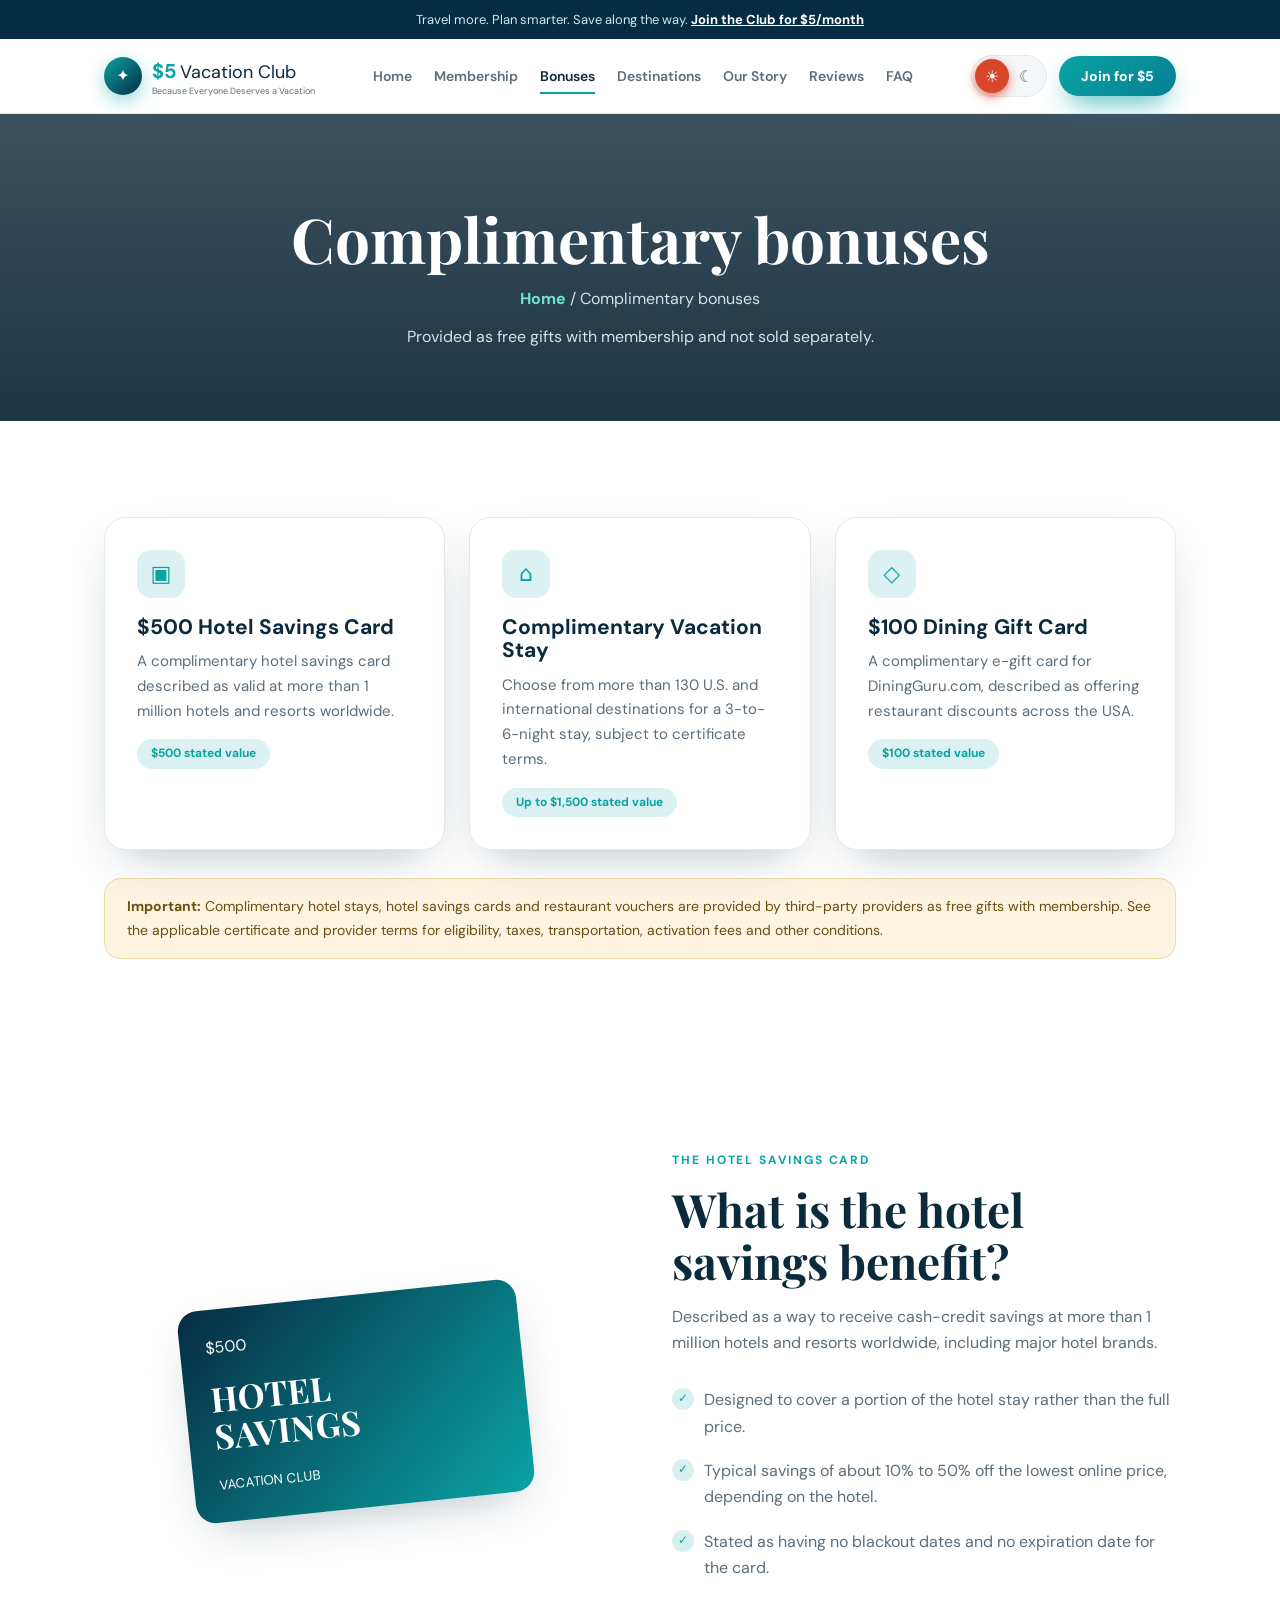
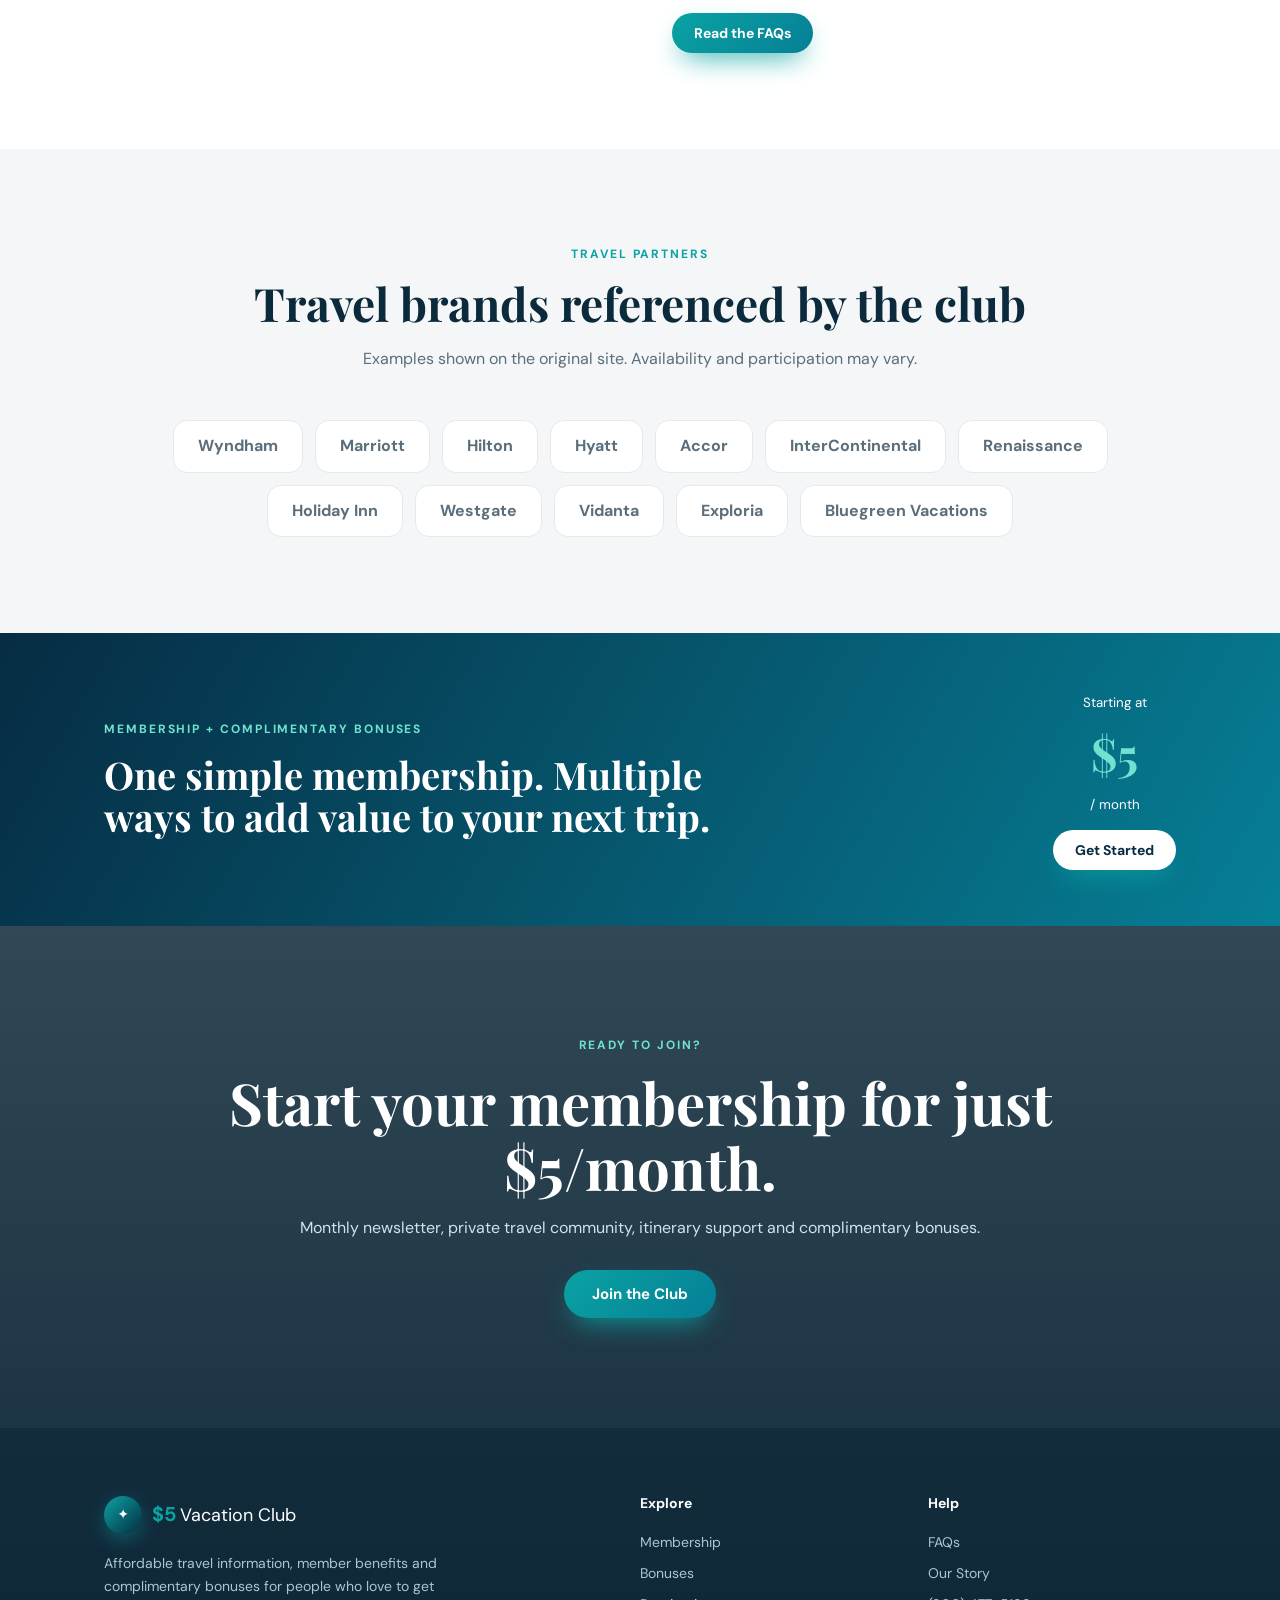
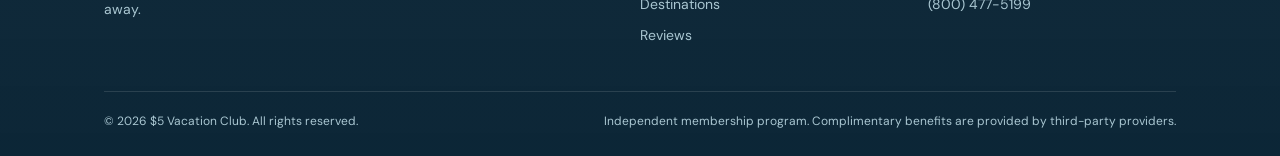
<file: vacation-club/bonuses.html>
<!doctype html><html lang="en"><head><meta charset="utf-8"><meta name="viewport" content="width=device-width,initial-scale=1"><title>Bonuses | $5 Vacation Club</title><meta name="description" content="Travel info, member deals, a private community and complimentary bonuses for $5 per month."><link rel="preconnect" href="https://fonts.googleapis.com"><link href="https://fonts.googleapis.com/css2?family=DM+Sans:wght@400;500;700&family=Playfair+Display:wght@600;700&display=swap" rel="stylesheet"><link rel="stylesheet" href="css/style.css"></head><body>
<div class="top">Travel more. Plan smarter. Save along the way. <a href="#" class="join">Join the Club for $5/month</a></div>
<header><div class="wrap nav"><a href="index.html" class="logo"><i>✦</i><div><b>$5</b> <span>Vacation Club</span><small>Because Everyone Deserves a Vacation</small></div></a><nav><a href="index.html">Home</a><a href="membership.html">Membership</a><a href="bonuses.html">Bonuses</a><a href="destinations.html">Destinations</a><a href="story.html">Our Story</a><a href="reviews.html">Reviews</a><a href="faq.html">FAQ</a></nav>
<div class="act"><button class="tg" aria-label="Toggle light and dark mode"><span>☀</span><span>☾</span></button><a href="#" class="btn sm join">Join for $5</a><button class="burger" aria-label="Menu">☰</button></div></div></header>
<section class="ph"><div class="wrap"><h1>Complimentary bonuses</h1><p><a href="index.html">Home</a> / Complimentary bonuses</p><p>Provided as free gifts with membership and not sold separately.</p></div></section><section class="sec"><div class="wrap c"><div class="grid g3" style="text-align:left"><div class="card rv"><div class="ic">▣</div><h3>$500 Hotel Savings Card</h3><p>A complimentary hotel savings card described as valid at more than 1 million hotels and resorts worldwide.</p><span class="tag">$500 stated value</span></div><div class="card rv"><div class="ic">⌂</div><h3>Complimentary Vacation Stay</h3><p>Choose from more than 130 U.S. and international destinations for a 3-to-6-night stay, subject to certificate terms.</p><span class="tag">Up to $1,500 stated value</span></div><div class="card rv"><div class="ic">◇</div><h3>$100 Dining Gift Card</h3><p>A complimentary e-gift card for DiningGuru.com, described as offering restaurant discounts across the USA.</p><span class="tag">$100 stated value</span></div></div><div class="note"><b>Important:</b> Complimentary hotel stays, hotel savings cards and restaurant vouchers are provided by third-party providers as free gifts with membership. See the applicable certificate and provider terms for eligibility, taxes, transportation, activation fees and other conditions.</div></div></section><section class="sec"><div class="wrap"><div class="grid split"><div class="rv"><div style="max-width:340px;margin:auto;aspect-ratio:1.6;border-radius:20px;background:linear-gradient(135deg,var(--navy),var(--teal));color:#fff;padding:26px;transform:rotate(-6deg);box-shadow:var(--sh);text-align:left;display:flex;flex-direction:column;justify-content:space-between"><span>$500</span><b style="font:700 34px Playfair Display,serif;line-height:1.1">HOTEL<br>SAVINGS</b><small>VACATION CLUB</small></div></div><div class="rv" style="text-align:left"><div class="eye">The hotel savings card</div><h2>What is the hotel savings benefit?</h2><p style="color:var(--mut)">Described as a way to receive cash-credit savings at more than 1 million hotels and resorts worldwide, including major hotel brands.</p><ul class="ck"><li>Designed to cover a portion of the hotel stay rather than the full price.</li><li>Typical savings of about 10% to 50% off the lowest online price, depending on the hotel.</li><li>Stated as having no blackout dates and no expiration date for the card.</li></ul><a href="faq.html" class="btn sm">Read the FAQs</a></div></div></div></section><section class="sec alt"><div class="wrap c"><div class="eye">Travel partners</div><h2>Travel brands referenced by the club</h2><p class="sub">Examples shown on the original site. Availability and participation may vary.</p><div class="chips"><span>Wyndham</span><span>Marriott</span><span>Hilton</span><span>Hyatt</span><span>Accor</span><span>InterContinental</span><span>Renaissance</span><span>Holiday Inn</span><span>Westgate</span><span>Vidanta</span><span>Exploria</span><span>Bluegreen Vacations</span></div></div></section><div class="band"><div class="wrap"><div><div class="eye" style="color:var(--mint)">Membership + complimentary bonuses</div><h2>One simple membership. Multiple ways to add value to your next trip.</h2></div><div class="c"><small>Starting at</small><br><b>$5</b><br><small>/ month</small><br><a href="#" class="btn w sm join" style="margin-top:12px">Get Started</a></div></div></div><section class="cta"><div class="wrap"><div class="eye" style="color:var(--mint)">Ready to join?</div><h2>Start your membership for just $5/month.</h2><p>Monthly newsletter, private travel community, itinerary support and complimentary bonuses.</p><a href="#" class="btn join">Join the Club</a></div></section>
<footer><div class="wrap"><div class="fg"><div><a href="index.html" class="logo"><i>✦</i><div><b>$5</b> <span>Vacation Club</span></div></a><p style="margin-top:14px;max-width:340px">Affordable travel information, member benefits and complimentary bonuses for people who love to get away.</p></div>
<div><h4>Explore</h4><a href="membership.html">Membership</a><a href="bonuses.html">Bonuses</a><a href="destinations.html">Destinations</a><a href="reviews.html">Reviews</a></div><div><h4>Help</h4><a href="faq.html">FAQs</a><a href="story.html">Our Story</a><a href="tel:8004775199">(800) 477-5199</a></div></div>
<div class="fb"><span>© 2026 $5 Vacation Club. All rights reserved.</span><span>Independent membership program. Complimentary benefits are provided by third-party providers.</span></div></div></footer><script src="js/main.js"></script></body></html>
</file>
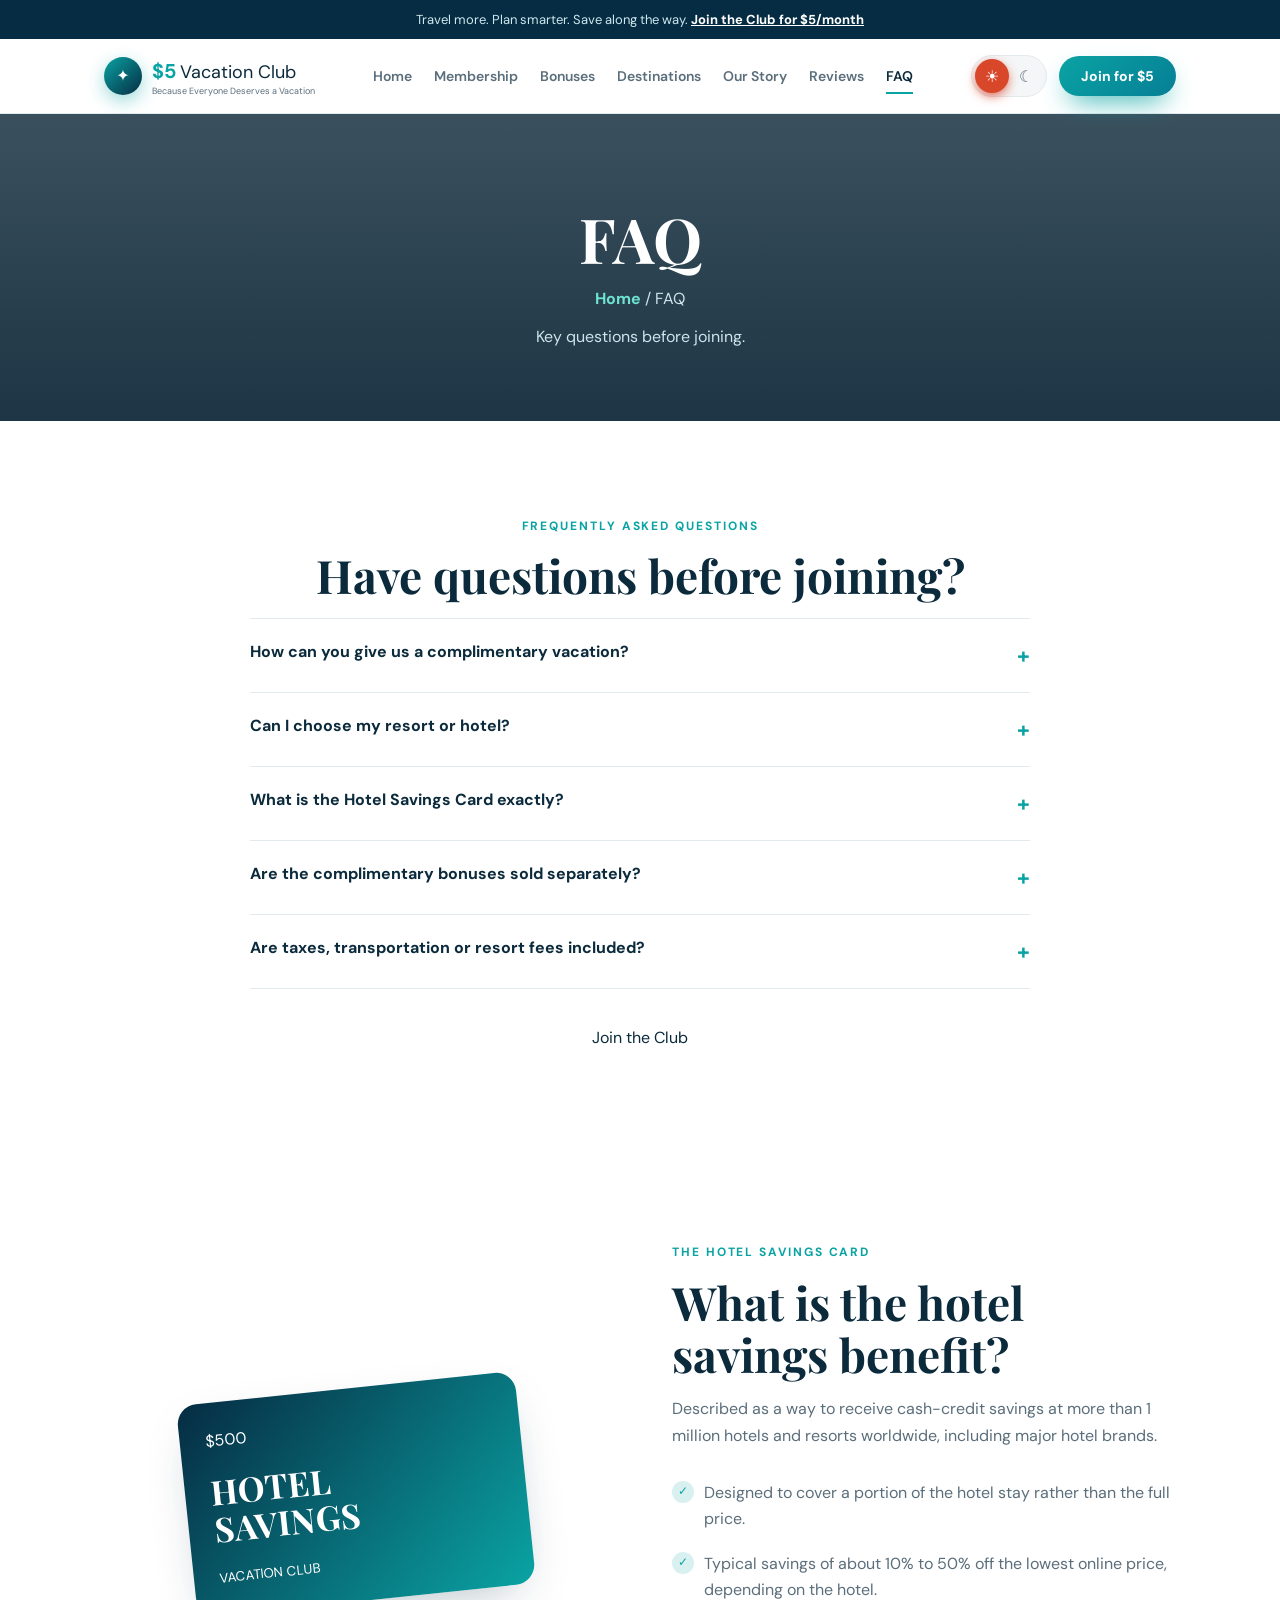
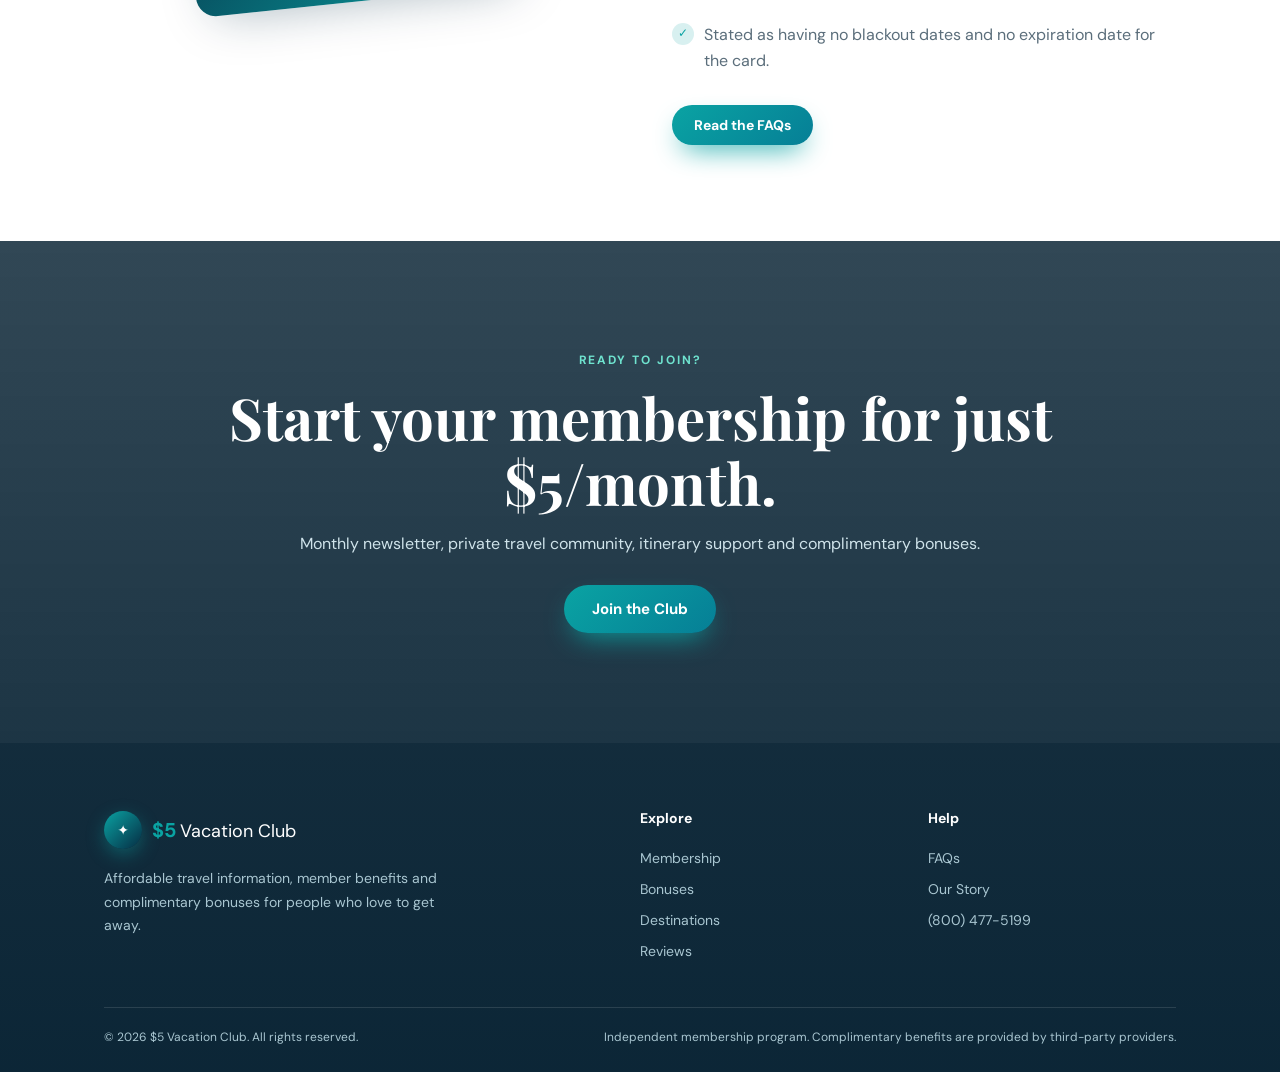
<file: vacation-club/faq.html>
<!doctype html><html lang="en"><head><meta charset="utf-8"><meta name="viewport" content="width=device-width,initial-scale=1"><title>FAQ | $5 Vacation Club</title><meta name="description" content="Travel info, member deals, a private community and complimentary bonuses for $5 per month."><link rel="preconnect" href="https://fonts.googleapis.com"><link href="https://fonts.googleapis.com/css2?family=DM+Sans:wght@400;500;700&family=Playfair+Display:wght@600;700&display=swap" rel="stylesheet"><link rel="stylesheet" href="css/style.css"></head><body>
<div class="top">Travel more. Plan smarter. Save along the way. <a href="#" class="join">Join the Club for $5/month</a></div>
<header><div class="wrap nav"><a href="index.html" class="logo"><i>✦</i><div><b>$5</b> <span>Vacation Club</span><small>Because Everyone Deserves a Vacation</small></div></a><nav><a href="index.html">Home</a><a href="membership.html">Membership</a><a href="bonuses.html">Bonuses</a><a href="destinations.html">Destinations</a><a href="story.html">Our Story</a><a href="reviews.html">Reviews</a><a href="faq.html">FAQ</a></nav>
<div class="act"><button class="tg" aria-label="Toggle light and dark mode"><span>☀</span><span>☾</span></button><a href="#" class="btn sm join">Join for $5</a><button class="burger" aria-label="Menu">☰</button></div></div></header>
<section class="ph"><div class="wrap"><h1>FAQ</h1><p><a href="index.html">Home</a> / FAQ</p><p>Key questions before joining.</p></div></section><section class="sec"><div class="wrap c"><div style="max-width:780px;margin:auto"><div class="eye">Frequently asked questions</div><h2>Have questions before joining?</h2><div class="faq" style="text-align:left"><button>How can you give us a complimentary vacation?</button><div><p>Travel partners work with hotels and resorts to help fill rooms that might otherwise go empty, and members receive access to complimentary-stay opportunities subject to program terms.</p></div><button>Can I choose my resort or hotel?</button><div><p>Destination and property availability depend on the applicable complimentary-stay program and its certificate terms.</p></div><button>What is the Hotel Savings Card exactly?</button><div><p>A savings benefit that can be used toward eligible hotel stays. Confirm exact redemption rules in the current certificate.</p></div><button>Are the complimentary bonuses sold separately?</button><div><p>No. The complimentary hotel stay, hotel savings card and dining vouchers are provided as free gifts with membership and are not sold separately.</p></div><button>Are taxes, transportation or resort fees included?</button><div><p>Transportation, taxes and resort fees, if any, are not included. Review the current certificate for full terms.</p></div></div><p style="margin-top:36px"><a href="#" class="join" class="btn sm">Join the Club</a></p></div></div></section><section class="sec"><div class="wrap"><div class="grid split"><div class="rv"><div style="max-width:340px;margin:auto;aspect-ratio:1.6;border-radius:20px;background:linear-gradient(135deg,var(--navy),var(--teal));color:#fff;padding:26px;transform:rotate(-6deg);box-shadow:var(--sh);text-align:left;display:flex;flex-direction:column;justify-content:space-between"><span>$500</span><b style="font:700 34px Playfair Display,serif;line-height:1.1">HOTEL<br>SAVINGS</b><small>VACATION CLUB</small></div></div><div class="rv" style="text-align:left"><div class="eye">The hotel savings card</div><h2>What is the hotel savings benefit?</h2><p style="color:var(--mut)">Described as a way to receive cash-credit savings at more than 1 million hotels and resorts worldwide, including major hotel brands.</p><ul class="ck"><li>Designed to cover a portion of the hotel stay rather than the full price.</li><li>Typical savings of about 10% to 50% off the lowest online price, depending on the hotel.</li><li>Stated as having no blackout dates and no expiration date for the card.</li></ul><a href="faq.html" class="btn sm">Read the FAQs</a></div></div></div></section><section class="cta"><div class="wrap"><div class="eye" style="color:var(--mint)">Ready to join?</div><h2>Start your membership for just $5/month.</h2><p>Monthly newsletter, private travel community, itinerary support and complimentary bonuses.</p><a href="#" class="btn join">Join the Club</a></div></section>
<footer><div class="wrap"><div class="fg"><div><a href="index.html" class="logo"><i>✦</i><div><b>$5</b> <span>Vacation Club</span></div></a><p style="margin-top:14px;max-width:340px">Affordable travel information, member benefits and complimentary bonuses for people who love to get away.</p></div>
<div><h4>Explore</h4><a href="membership.html">Membership</a><a href="bonuses.html">Bonuses</a><a href="destinations.html">Destinations</a><a href="reviews.html">Reviews</a></div><div><h4>Help</h4><a href="faq.html">FAQs</a><a href="story.html">Our Story</a><a href="tel:8004775199">(800) 477-5199</a></div></div>
<div class="fb"><span>© 2026 $5 Vacation Club. All rights reserved.</span><span>Independent membership program. Complimentary benefits are provided by third-party providers.</span></div></div></footer><script src="js/main.js"></script></body></html>
</file>
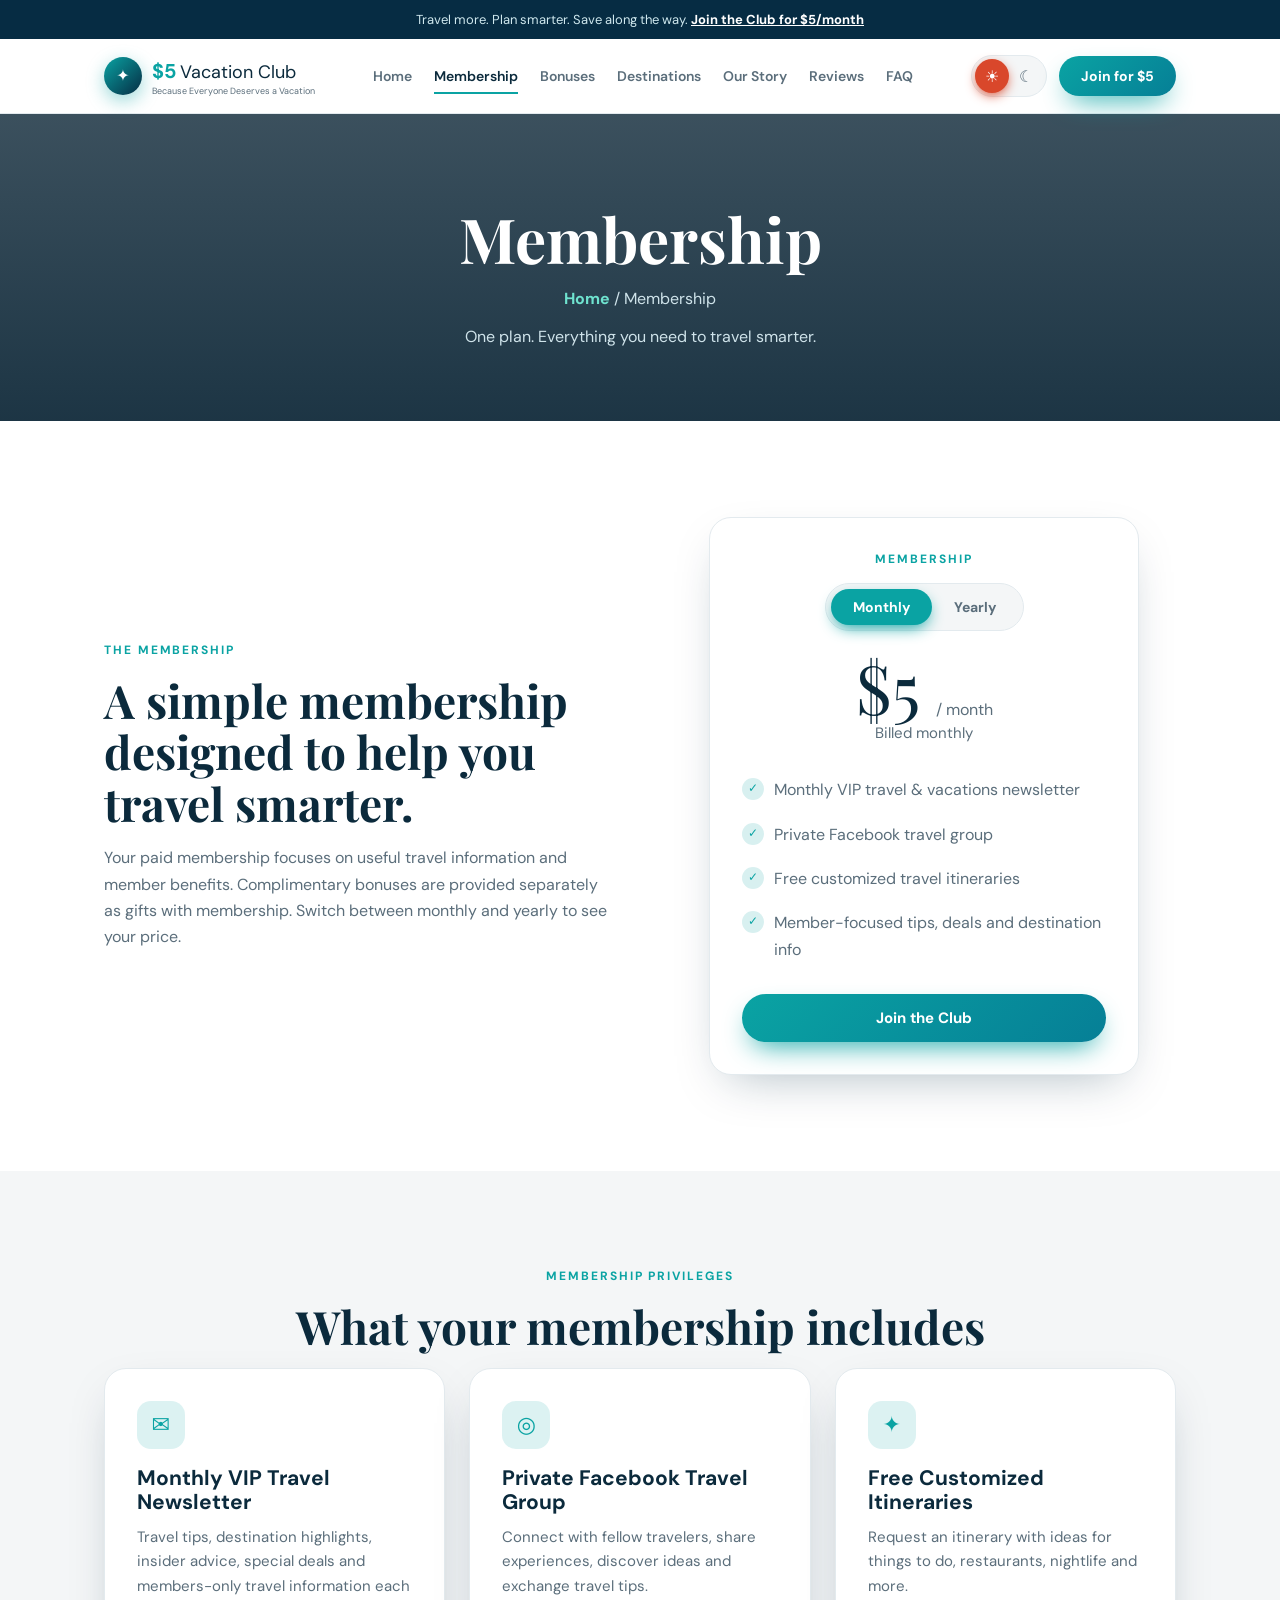
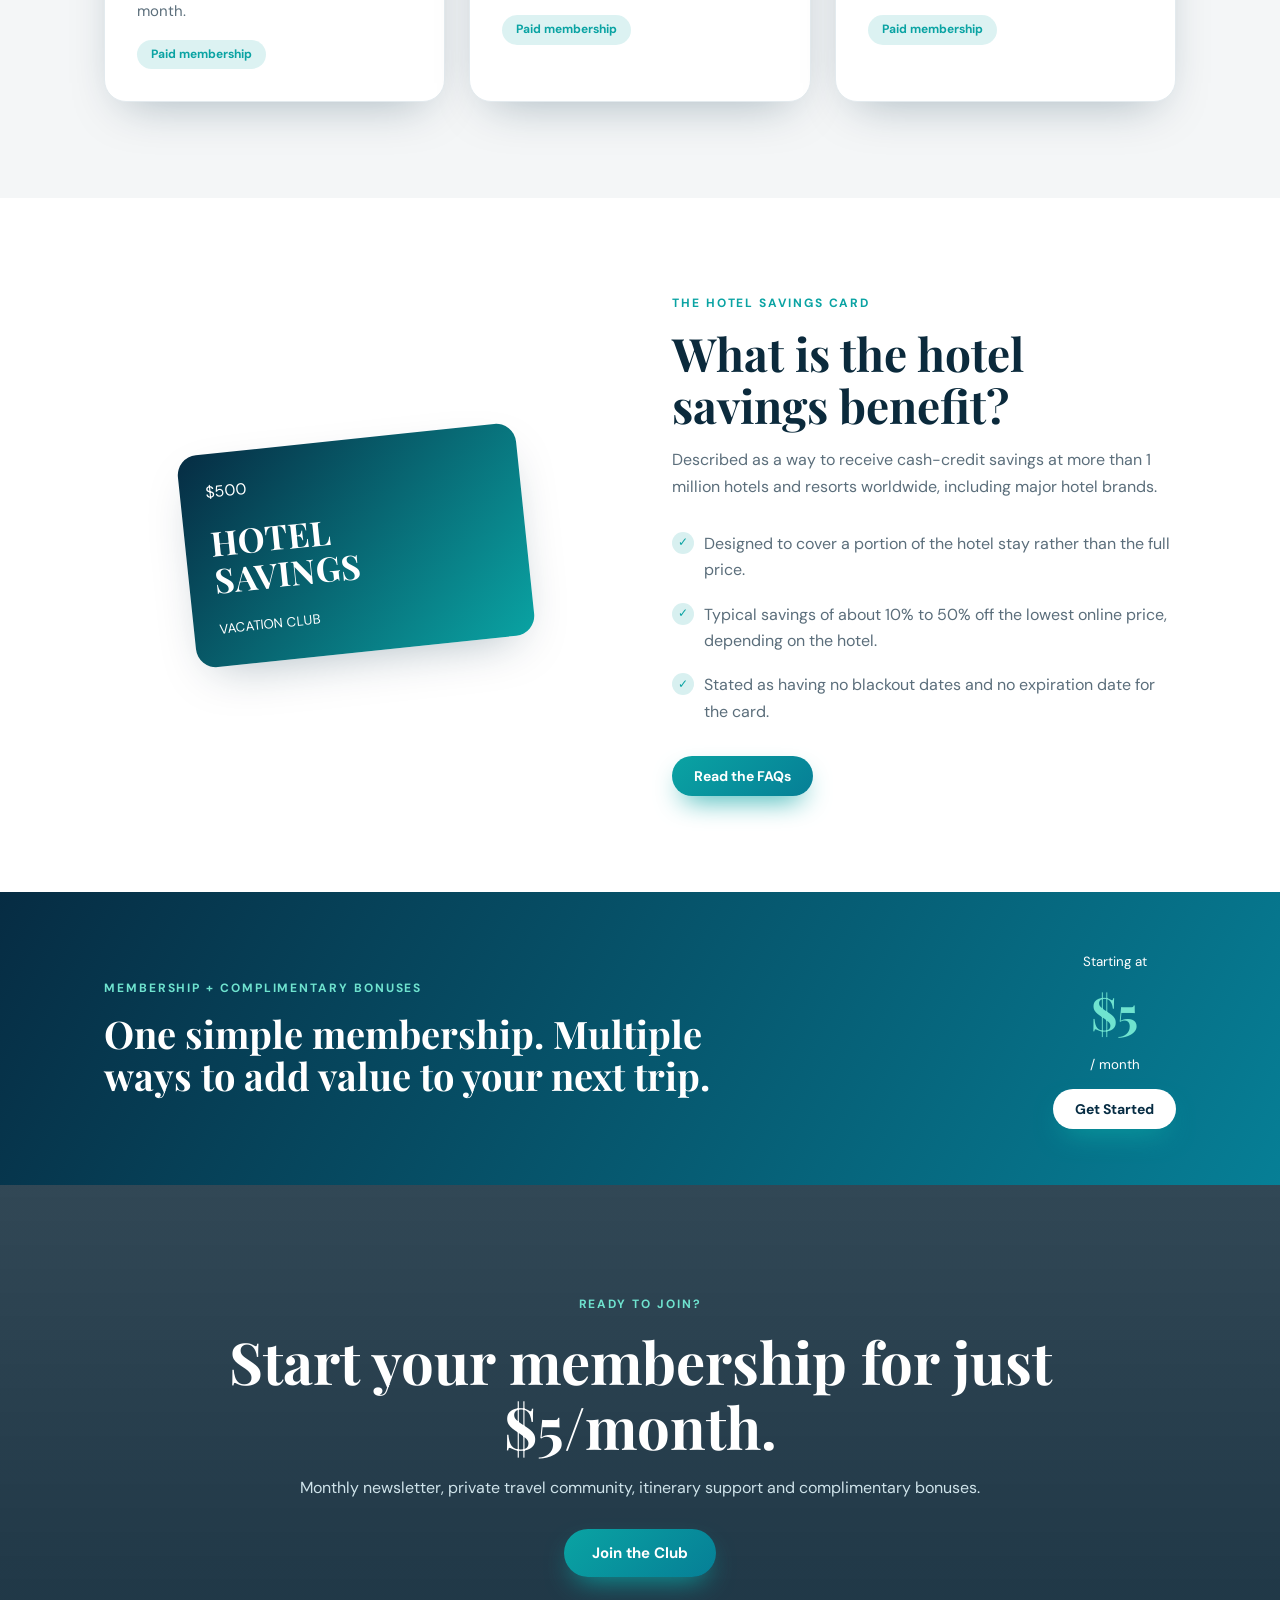
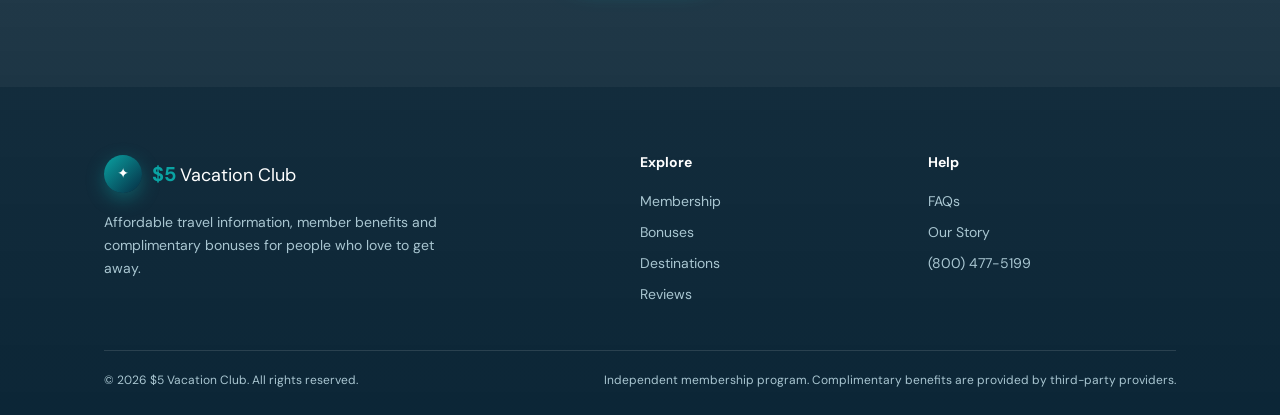
<file: vacation-club/membership.html>
<!doctype html><html lang="en"><head><meta charset="utf-8"><meta name="viewport" content="width=device-width,initial-scale=1"><title>Membership | $5 Vacation Club</title><meta name="description" content="Travel info, member deals, a private community and complimentary bonuses for $5 per month."><link rel="preconnect" href="https://fonts.googleapis.com"><link href="https://fonts.googleapis.com/css2?family=DM+Sans:wght@400;500;700&family=Playfair+Display:wght@600;700&display=swap" rel="stylesheet"><link rel="stylesheet" href="css/style.css"></head><body>
<div class="top">Travel more. Plan smarter. Save along the way. <a href="#" class="join">Join the Club for $5/month</a></div>
<header><div class="wrap nav"><a href="index.html" class="logo"><i>✦</i><div><b>$5</b> <span>Vacation Club</span><small>Because Everyone Deserves a Vacation</small></div></a><nav><a href="index.html">Home</a><a href="membership.html">Membership</a><a href="bonuses.html">Bonuses</a><a href="destinations.html">Destinations</a><a href="story.html">Our Story</a><a href="reviews.html">Reviews</a><a href="faq.html">FAQ</a></nav>
<div class="act"><button class="tg" aria-label="Toggle light and dark mode"><span>☀</span><span>☾</span></button><a href="#" class="btn sm join">Join for $5</a><button class="burger" aria-label="Menu">☰</button></div></div></header>
<section class="ph"><div class="wrap"><h1>Membership</h1><p><a href="index.html">Home</a> / Membership</p><p>One plan. Everything you need to travel smarter.</p></div></section><section class="sec"><div class="wrap"><div class="grid split" style="text-align:left"><div class="rv"><div class="eye">The membership</div><h2>A simple membership designed to help you travel smarter.</h2><p style="color:var(--mut)">Your paid membership focuses on useful travel information and member benefits. Complimentary bonuses are provided separately as gifts with membership. Switch between monthly and yearly to see your price.</p></div><div class="card price rv c" data-plan="m"><div class="eye">Membership</div><div class="sw"><button class="on" data-b="m">Monthly</button><button data-b="y">Yearly</button></div><div class="amt">$5 <small>/ month</small></div><p class="bn">Billed monthly</p><ul class="ck" style="text-align:left"><li>Monthly VIP travel &amp; vacations newsletter</li><li>Private Facebook travel group</li><li>Free customized travel itineraries</li><li>Member-focused tips, deals and destination info</li></ul><a href="#" class="btn join" style="width:100%;justify-content:center">Join the Club</a></div></div></div></section><section class="sec alt"><div class="wrap c"><div class="eye">Membership privileges</div><h2>What your membership includes</h2><div class="grid g3" style="text-align:left"><div class="card rv"><div class="ic">✉</div><h3>Monthly VIP Travel Newsletter</h3><p>Travel tips, destination highlights, insider advice, special deals and members-only travel information each month.</p><span class="tag">Paid membership</span></div><div class="card rv"><div class="ic">◎</div><h3>Private Facebook Travel Group</h3><p>Connect with fellow travelers, share experiences, discover ideas and exchange travel tips.</p><span class="tag">Paid membership</span></div><div class="card rv"><div class="ic">✦</div><h3>Free Customized Itineraries</h3><p>Request an itinerary with ideas for things to do, restaurants, nightlife and more.</p><span class="tag">Paid membership</span></div></div></div></section><section class="sec"><div class="wrap"><div class="grid split"><div class="rv"><div style="max-width:340px;margin:auto;aspect-ratio:1.6;border-radius:20px;background:linear-gradient(135deg,var(--navy),var(--teal));color:#fff;padding:26px;transform:rotate(-6deg);box-shadow:var(--sh);text-align:left;display:flex;flex-direction:column;justify-content:space-between"><span>$500</span><b style="font:700 34px Playfair Display,serif;line-height:1.1">HOTEL<br>SAVINGS</b><small>VACATION CLUB</small></div></div><div class="rv" style="text-align:left"><div class="eye">The hotel savings card</div><h2>What is the hotel savings benefit?</h2><p style="color:var(--mut)">Described as a way to receive cash-credit savings at more than 1 million hotels and resorts worldwide, including major hotel brands.</p><ul class="ck"><li>Designed to cover a portion of the hotel stay rather than the full price.</li><li>Typical savings of about 10% to 50% off the lowest online price, depending on the hotel.</li><li>Stated as having no blackout dates and no expiration date for the card.</li></ul><a href="faq.html" class="btn sm">Read the FAQs</a></div></div></div></section><div class="band"><div class="wrap"><div><div class="eye" style="color:var(--mint)">Membership + complimentary bonuses</div><h2>One simple membership. Multiple ways to add value to your next trip.</h2></div><div class="c"><small>Starting at</small><br><b>$5</b><br><small>/ month</small><br><a href="#" class="btn w sm join" style="margin-top:12px">Get Started</a></div></div></div><section class="cta"><div class="wrap"><div class="eye" style="color:var(--mint)">Ready to join?</div><h2>Start your membership for just $5/month.</h2><p>Monthly newsletter, private travel community, itinerary support and complimentary bonuses.</p><a href="#" class="btn join">Join the Club</a></div></section>
<footer><div class="wrap"><div class="fg"><div><a href="index.html" class="logo"><i>✦</i><div><b>$5</b> <span>Vacation Club</span></div></a><p style="margin-top:14px;max-width:340px">Affordable travel information, member benefits and complimentary bonuses for people who love to get away.</p></div>
<div><h4>Explore</h4><a href="membership.html">Membership</a><a href="bonuses.html">Bonuses</a><a href="destinations.html">Destinations</a><a href="reviews.html">Reviews</a></div><div><h4>Help</h4><a href="faq.html">FAQs</a><a href="story.html">Our Story</a><a href="tel:8004775199">(800) 477-5199</a></div></div>
<div class="fb"><span>© 2026 $5 Vacation Club. All rights reserved.</span><span>Independent membership program. Complimentary benefits are provided by third-party providers.</span></div></div></footer><script src="js/main.js"></script></body></html>
</file>
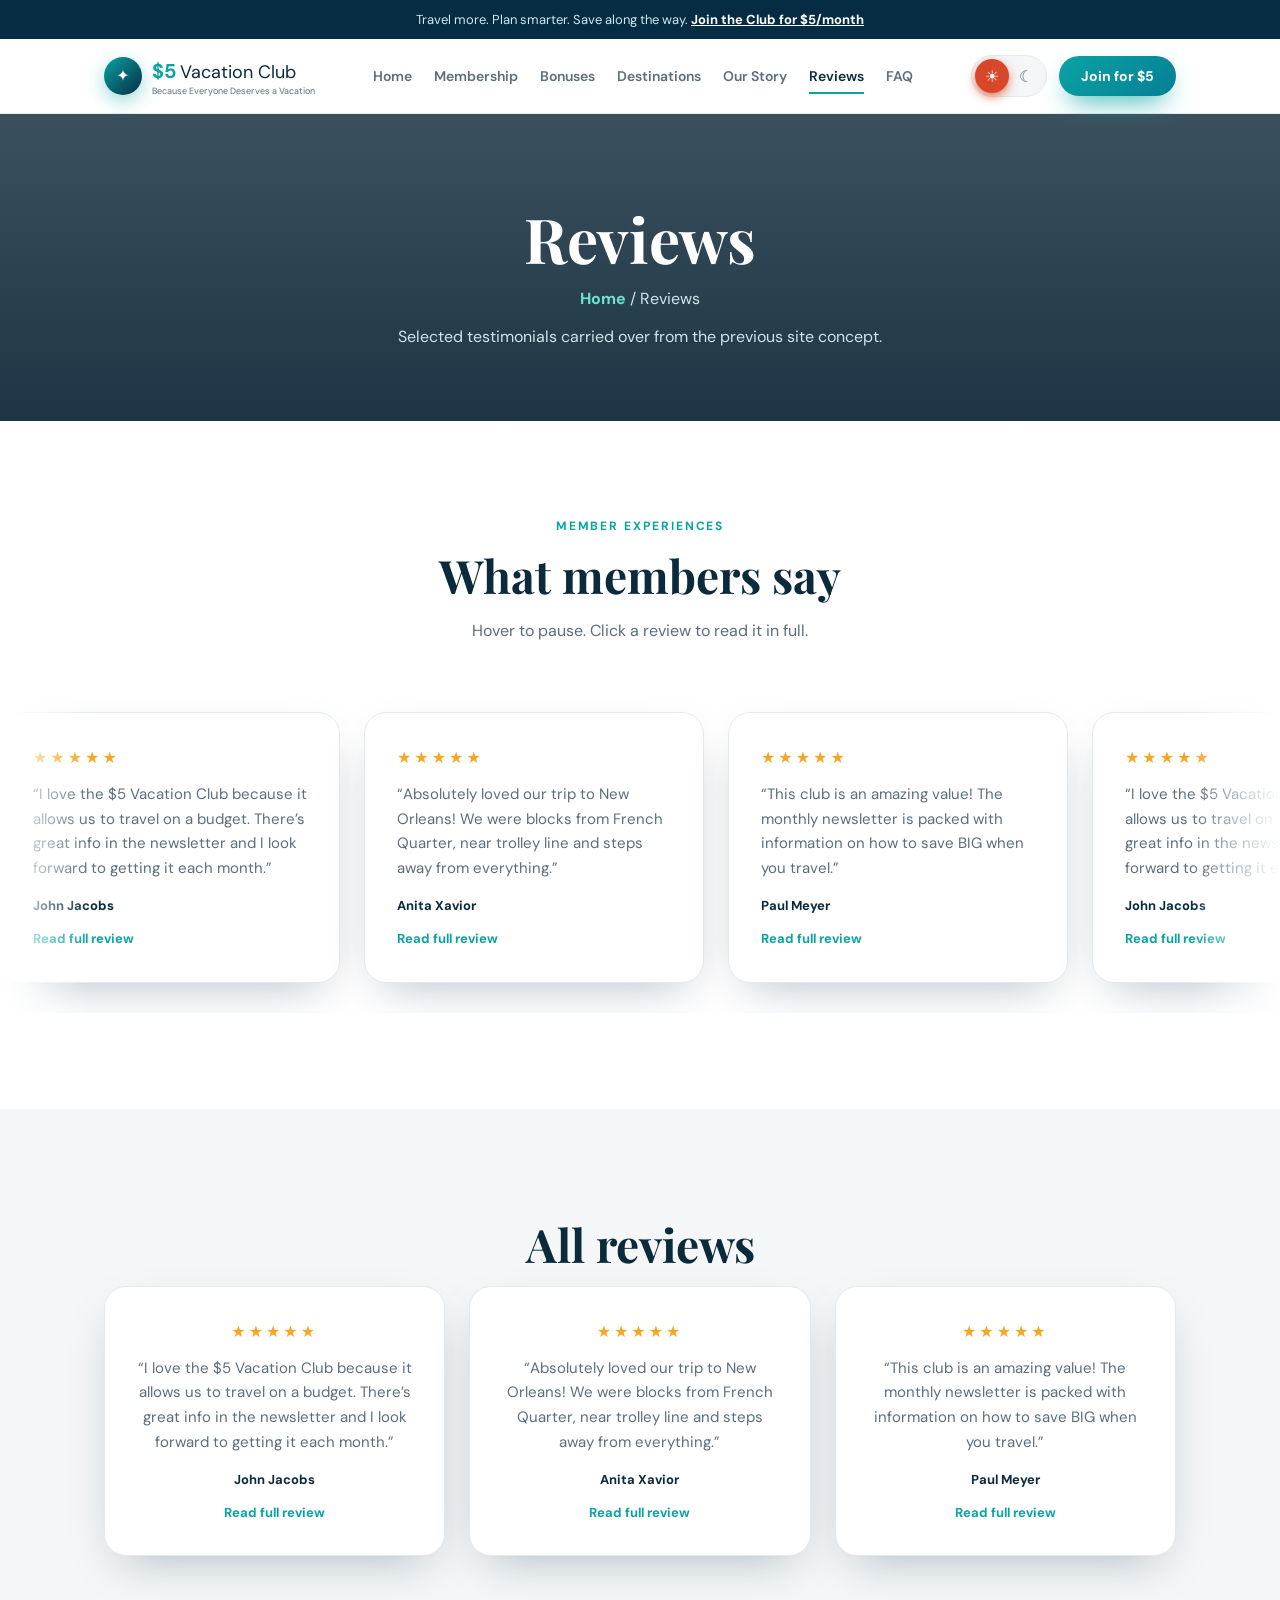
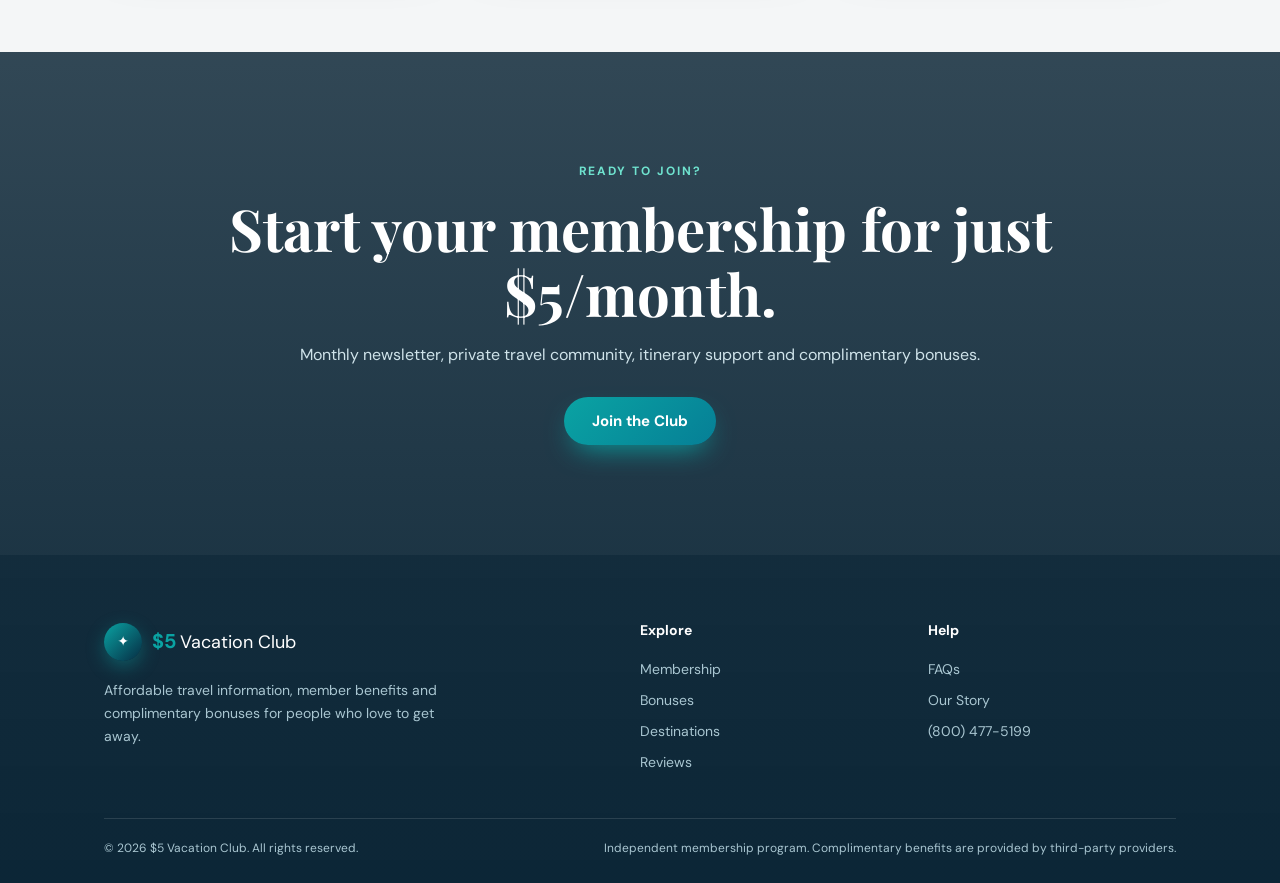
<file: vacation-club/reviews.html>
<!doctype html><html lang="en"><head><meta charset="utf-8"><meta name="viewport" content="width=device-width,initial-scale=1"><title>Reviews | $5 Vacation Club</title><meta name="description" content="Travel info, member deals, a private community and complimentary bonuses for $5 per month."><link rel="preconnect" href="https://fonts.googleapis.com"><link href="https://fonts.googleapis.com/css2?family=DM+Sans:wght@400;500;700&family=Playfair+Display:wght@600;700&display=swap" rel="stylesheet"><link rel="stylesheet" href="css/style.css"></head><body>
<div class="top">Travel more. Plan smarter. Save along the way. <a href="#" class="join">Join the Club for $5/month</a></div>
<header><div class="wrap nav"><a href="index.html" class="logo"><i>✦</i><div><b>$5</b> <span>Vacation Club</span><small>Because Everyone Deserves a Vacation</small></div></a><nav><a href="index.html">Home</a><a href="membership.html">Membership</a><a href="bonuses.html">Bonuses</a><a href="destinations.html">Destinations</a><a href="story.html">Our Story</a><a href="reviews.html">Reviews</a><a href="faq.html">FAQ</a></nav>
<div class="act"><button class="tg" aria-label="Toggle light and dark mode"><span>☀</span><span>☾</span></button><a href="#" class="btn sm join">Join for $5</a><button class="burger" aria-label="Menu">☰</button></div></div></header>
<section class="ph"><div class="wrap"><h1>Reviews</h1><p><a href="index.html">Home</a> / Reviews</p><p>Selected testimonials carried over from the previous site concept.</p></div></section><section class="sec"><div class="wrap c"><div class="eye">Member experiences</div><h2>What members say</h2><p class="sub">Hover to pause. Click a review to read it in full.</p></div><div style="max-width:100%"><div class="mq"><div class="rt"><div class="card rc pp" tabindex="0" role="button"><div class="stars">★★★★★</div><p>“I love the $5 Vacation Club because it allows us to travel on a budget. There’s great info in the newsletter and I look forward to getting it each month.”</p><cite>John Jacobs</cite><span class="more">Read full review</span><template><div class="stars">★★★★★</div><h3>John Jacobs</h3><p style="font-size:18px;line-height:1.7">“I love the $5 Vacation Club because it allows us to travel on a budget. There’s great info in the newsletter and I look forward to getting it each month.”</p><p style="font-size:13px;margin-top:12px">Selected member testimonial.</p><a href="#" class="btn join">Join the Club</a></template></div><div class="card rc pp" tabindex="0" role="button"><div class="stars">★★★★★</div><p>“Absolutely loved our trip to New Orleans! We were blocks from French Quarter, near trolley line and steps away from everything.”</p><cite>Anita Xavior</cite><span class="more">Read full review</span><template><div class="stars">★★★★★</div><h3>Anita Xavior</h3><p style="font-size:18px;line-height:1.7">“Absolutely loved our trip to New Orleans! We were blocks from French Quarter, near trolley line and steps away from everything.”</p><p style="font-size:13px;margin-top:12px">Selected member testimonial.</p><a href="#" class="btn join">Join the Club</a></template></div><div class="card rc pp" tabindex="0" role="button"><div class="stars">★★★★★</div><p>“This club is an amazing value! The monthly newsletter is packed with information on how to save BIG when you travel.”</p><cite>Paul Meyer</cite><span class="more">Read full review</span><template><div class="stars">★★★★★</div><h3>Paul Meyer</h3><p style="font-size:18px;line-height:1.7">“This club is an amazing value! The monthly newsletter is packed with information on how to save BIG when you travel.”</p><p style="font-size:13px;margin-top:12px">Selected member testimonial.</p><a href="#" class="btn join">Join the Club</a></template></div><div class="card rc pp" tabindex="0" role="button"><div class="stars">★★★★★</div><p>“I love the $5 Vacation Club because it allows us to travel on a budget. There’s great info in the newsletter and I look forward to getting it each month.”</p><cite>John Jacobs</cite><span class="more">Read full review</span><template><div class="stars">★★★★★</div><h3>John Jacobs</h3><p style="font-size:18px;line-height:1.7">“I love the $5 Vacation Club because it allows us to travel on a budget. There’s great info in the newsletter and I look forward to getting it each month.”</p><p style="font-size:13px;margin-top:12px">Selected member testimonial.</p><a href="#" class="btn join">Join the Club</a></template></div><div class="card rc pp" tabindex="0" role="button"><div class="stars">★★★★★</div><p>“Absolutely loved our trip to New Orleans! We were blocks from French Quarter, near trolley line and steps away from everything.”</p><cite>Anita Xavior</cite><span class="more">Read full review</span><template><div class="stars">★★★★★</div><h3>Anita Xavior</h3><p style="font-size:18px;line-height:1.7">“Absolutely loved our trip to New Orleans! We were blocks from French Quarter, near trolley line and steps away from everything.”</p><p style="font-size:13px;margin-top:12px">Selected member testimonial.</p><a href="#" class="btn join">Join the Club</a></template></div><div class="card rc pp" tabindex="0" role="button"><div class="stars">★★★★★</div><p>“This club is an amazing value! The monthly newsletter is packed with information on how to save BIG when you travel.”</p><cite>Paul Meyer</cite><span class="more">Read full review</span><template><div class="stars">★★★★★</div><h3>Paul Meyer</h3><p style="font-size:18px;line-height:1.7">“This club is an amazing value! The monthly newsletter is packed with information on how to save BIG when you travel.”</p><p style="font-size:13px;margin-top:12px">Selected member testimonial.</p><a href="#" class="btn join">Join the Club</a></template></div><div class="card rc pp" tabindex="0" role="button"><div class="stars">★★★★★</div><p>“I love the $5 Vacation Club because it allows us to travel on a budget. There’s great info in the newsletter and I look forward to getting it each month.”</p><cite>John Jacobs</cite><span class="more">Read full review</span><template><div class="stars">★★★★★</div><h3>John Jacobs</h3><p style="font-size:18px;line-height:1.7">“I love the $5 Vacation Club because it allows us to travel on a budget. There’s great info in the newsletter and I look forward to getting it each month.”</p><p style="font-size:13px;margin-top:12px">Selected member testimonial.</p><a href="#" class="btn join">Join the Club</a></template></div><div class="card rc pp" tabindex="0" role="button"><div class="stars">★★★★★</div><p>“Absolutely loved our trip to New Orleans! We were blocks from French Quarter, near trolley line and steps away from everything.”</p><cite>Anita Xavior</cite><span class="more">Read full review</span><template><div class="stars">★★★★★</div><h3>Anita Xavior</h3><p style="font-size:18px;line-height:1.7">“Absolutely loved our trip to New Orleans! We were blocks from French Quarter, near trolley line and steps away from everything.”</p><p style="font-size:13px;margin-top:12px">Selected member testimonial.</p><a href="#" class="btn join">Join the Club</a></template></div><div class="card rc pp" tabindex="0" role="button"><div class="stars">★★★★★</div><p>“This club is an amazing value! The monthly newsletter is packed with information on how to save BIG when you travel.”</p><cite>Paul Meyer</cite><span class="more">Read full review</span><template><div class="stars">★★★★★</div><h3>Paul Meyer</h3><p style="font-size:18px;line-height:1.7">“This club is an amazing value! The monthly newsletter is packed with information on how to save BIG when you travel.”</p><p style="font-size:13px;margin-top:12px">Selected member testimonial.</p><a href="#" class="btn join">Join the Club</a></template></div><div class="card rc pp" tabindex="0" role="button"><div class="stars">★★★★★</div><p>“I love the $5 Vacation Club because it allows us to travel on a budget. There’s great info in the newsletter and I look forward to getting it each month.”</p><cite>John Jacobs</cite><span class="more">Read full review</span><template><div class="stars">★★★★★</div><h3>John Jacobs</h3><p style="font-size:18px;line-height:1.7">“I love the $5 Vacation Club because it allows us to travel on a budget. There’s great info in the newsletter and I look forward to getting it each month.”</p><p style="font-size:13px;margin-top:12px">Selected member testimonial.</p><a href="#" class="btn join">Join the Club</a></template></div><div class="card rc pp" tabindex="0" role="button"><div class="stars">★★★★★</div><p>“Absolutely loved our trip to New Orleans! We were blocks from French Quarter, near trolley line and steps away from everything.”</p><cite>Anita Xavior</cite><span class="more">Read full review</span><template><div class="stars">★★★★★</div><h3>Anita Xavior</h3><p style="font-size:18px;line-height:1.7">“Absolutely loved our trip to New Orleans! We were blocks from French Quarter, near trolley line and steps away from everything.”</p><p style="font-size:13px;margin-top:12px">Selected member testimonial.</p><a href="#" class="btn join">Join the Club</a></template></div><div class="card rc pp" tabindex="0" role="button"><div class="stars">★★★★★</div><p>“This club is an amazing value! The monthly newsletter is packed with information on how to save BIG when you travel.”</p><cite>Paul Meyer</cite><span class="more">Read full review</span><template><div class="stars">★★★★★</div><h3>Paul Meyer</h3><p style="font-size:18px;line-height:1.7">“This club is an amazing value! The monthly newsletter is packed with information on how to save BIG when you travel.”</p><p style="font-size:13px;margin-top:12px">Selected member testimonial.</p><a href="#" class="btn join">Join the Club</a></template></div></div></div></div><div class="wrap c"></div></section><section class="sec alt"><div class="wrap c"><div class="eye"></div><h2>All reviews</h2><div class="grid g3"><div class="card pp" tabindex="0" role="button"><div class="stars">★★★★★</div><p>“I love the $5 Vacation Club because it allows us to travel on a budget. There’s great info in the newsletter and I look forward to getting it each month.”</p><cite>John Jacobs</cite><span class="more">Read full review</span><template><div class="stars">★★★★★</div><h3>John Jacobs</h3><p style="font-size:18px;line-height:1.7">“I love the $5 Vacation Club because it allows us to travel on a budget. There’s great info in the newsletter and I look forward to getting it each month.”</p><p style="font-size:13px;margin-top:12px">Selected member testimonial.</p><a href="#" class="btn join">Join the Club</a></template></div><div class="card pp" tabindex="0" role="button"><div class="stars">★★★★★</div><p>“Absolutely loved our trip to New Orleans! We were blocks from French Quarter, near trolley line and steps away from everything.”</p><cite>Anita Xavior</cite><span class="more">Read full review</span><template><div class="stars">★★★★★</div><h3>Anita Xavior</h3><p style="font-size:18px;line-height:1.7">“Absolutely loved our trip to New Orleans! We were blocks from French Quarter, near trolley line and steps away from everything.”</p><p style="font-size:13px;margin-top:12px">Selected member testimonial.</p><a href="#" class="btn join">Join the Club</a></template></div><div class="card pp" tabindex="0" role="button"><div class="stars">★★★★★</div><p>“This club is an amazing value! The monthly newsletter is packed with information on how to save BIG when you travel.”</p><cite>Paul Meyer</cite><span class="more">Read full review</span><template><div class="stars">★★★★★</div><h3>Paul Meyer</h3><p style="font-size:18px;line-height:1.7">“This club is an amazing value! The monthly newsletter is packed with information on how to save BIG when you travel.”</p><p style="font-size:13px;margin-top:12px">Selected member testimonial.</p><a href="#" class="btn join">Join the Club</a></template></div></div></div></section><section class="cta"><div class="wrap"><div class="eye" style="color:var(--mint)">Ready to join?</div><h2>Start your membership for just $5/month.</h2><p>Monthly newsletter, private travel community, itinerary support and complimentary bonuses.</p><a href="#" class="btn join">Join the Club</a></div></section>
<footer><div class="wrap"><div class="fg"><div><a href="index.html" class="logo"><i>✦</i><div><b>$5</b> <span>Vacation Club</span></div></a><p style="margin-top:14px;max-width:340px">Affordable travel information, member benefits and complimentary bonuses for people who love to get away.</p></div>
<div><h4>Explore</h4><a href="membership.html">Membership</a><a href="bonuses.html">Bonuses</a><a href="destinations.html">Destinations</a><a href="reviews.html">Reviews</a></div><div><h4>Help</h4><a href="faq.html">FAQs</a><a href="story.html">Our Story</a><a href="tel:8004775199">(800) 477-5199</a></div></div>
<div class="fb"><span>© 2026 $5 Vacation Club. All rights reserved.</span><span>Independent membership program. Complimentary benefits are provided by third-party providers.</span></div></div></footer><script src="js/main.js"></script></body></html>
</file>
<file: vacation-club/css/style.css>
:root{--navy:#062c43;--teal:#0aa3a3;--teal2:#067f96;--mint:#6fe3cf;--bg:#fff;--bg2:#f4f6f7;--tx:#0b2a3c;--mut:#5b6e7b;--card:#fff;--line:#e3eaee;--sh:0 18px 50px -20px rgba(6,44,67,.35);--r:22px}
[data-theme=dark]{--bg:#071a27;--bg2:#0a2131;--tx:#eaf4f7;--mut:#9db4c0;--card:#0d2a3d;--line:#173a50;--sh:0 18px 50px -20px #000}
*{box-sizing:border-box;margin:0}html{scroll-behavior:smooth;scroll-padding-top:90px}
body{font:16px/1.65 'DM Sans',system-ui,sans-serif;background:var(--bg);color:var(--tx);transition:background .4s,color .4s}
h1,h2,h3{font-family:'Playfair Display',Georgia,serif;line-height:1.12}
a{color:inherit;text-decoration:none}img{max-width:100%;display:block}
.wrap{max-width:1120px;margin:auto;padding:0 24px}.sec{padding:96px 0}.alt{background:var(--bg2)}.c{text-align:center}
.eye{color:var(--teal);font-weight:700;font-size:12px;letter-spacing:.16em;text-transform:uppercase;margin-bottom:14px}
h2{font-size:clamp(30px,4vw,46px);margin-bottom:16px}.sub{color:var(--mut);max-width:600px;margin:0 auto 48px}
.top{background:var(--navy);color:#cfe8ee;text-align:center;font-size:13px;padding:9px 12px}.top a{color:#fff;font-weight:700;text-decoration:underline}
header{position:sticky;top:0;z-index:50;background:color-mix(in srgb,var(--bg) 88%,transparent);backdrop-filter:blur(14px);border-bottom:1px solid var(--line)}
.nav{display:flex;align-items:center;justify-content:space-between;height:74px;gap:16px}
.logo{display:flex;align-items:center;gap:10px}.logo i{width:38px;height:38px;border-radius:50%;background:linear-gradient(135deg,var(--teal),var(--navy));display:grid;place-items:center;color:#fff;font-style:normal;box-shadow:0 6px 18px rgba(10,163,163,.4)}
.logo b{font-size:20px;color:var(--teal)}.logo span{font-size:18px}.logo small{display:block;font-size:9px;color:var(--mut);margin-top:-4px}
nav{display:flex;gap:22px;font-size:14px;font-weight:600;color:var(--mut)}nav a{position:relative;padding:6px 0;transition:.25s}
nav a:after{content:"";position:absolute;left:0;bottom:0;height:2px;width:0;background:var(--teal);transition:.3s}nav a:hover,nav a.on{color:var(--tx)}nav a:hover:after,nav a.on:after{width:100%}
.act{display:flex;align-items:center;gap:12px}.th{width:40px;height:40px;border-radius:50%;border:1px solid var(--line);background:var(--card);color:var(--tx);cursor:pointer;font-size:16px;transition:.3s}.th:hover{transform:rotate(20deg)}
.burger{display:none;background:none;border:0;font-size:26px;color:var(--tx);cursor:pointer}
.btn{display:inline-flex;align-items:center;gap:8px;padding:14px 28px;border-radius:99px;border:0;font:700 15px 'DM Sans',sans-serif;cursor:pointer;color:#fff;background:linear-gradient(135deg,var(--teal),var(--teal2));box-shadow:0 12px 28px -10px var(--teal);transition:.3s}
.btn:hover{transform:translateY(-3px);box-shadow:0 18px 34px -10px var(--teal)}.btn.sm{padding:11px 22px;font-size:14px}.btn.ghost{background:rgba(255,255,255,.1);border:1px solid rgba(255,255,255,.4);box-shadow:none;backdrop-filter:blur(8px)}.btn.w{background:#fff;color:var(--navy)}
.hero{position:relative;min-height:84vh;display:flex;align-items:center;color:#fff;background:linear-gradient(90deg,#041f30 25%,rgba(4,31,48,.35)),url(https://images.unsplash.com/photo-1469854523086-cc02fe5d8800?w=1800&q=80) center/cover fixed}
.hero h1{font-size:clamp(44px,7vw,84px);max-width:760px;margin-bottom:22px}.hero h1 em{color:var(--mint);font-style:normal}.hero p{max-width:540px;color:#d6e8ee;font-size:18px;margin-bottom:32px}
.hero .eye{color:var(--mint)}.row{display:flex;gap:14px;flex-wrap:wrap}.stats{display:flex;gap:14px;margin-top:44px;flex-wrap:wrap}
.stat{padding:16px 24px;border:1px solid rgba(255,255,255,.25);border-radius:16px;background:rgba(255,255,255,.08);backdrop-filter:blur(10px);transition:.3s}.stat:hover{transform:translateY(-4px);background:rgba(255,255,255,.15)}.stat b{font-size:24px;display:block}.stat span{font-size:12px;color:#bcd6de}
.strip{background:var(--navy);color:#9fc3d0;font-size:12px;letter-spacing:.12em;text-transform:uppercase;overflow:hidden;white-space:nowrap;padding:16px 0}.strip div{display:inline-block;animation:mq 40s linear infinite}.strip span{margin:0 28px}
@keyframes mq{to{transform:translateX(-50%)}}
.grid{display:grid;gap:24px}.g3{grid-template-columns:repeat(3,1fr)}.split{grid-template-columns:1fr 1fr;align-items:center;gap:64px}
.card{background:var(--card);border:1px solid var(--line);border-radius:var(--r);padding:32px;box-shadow:var(--sh);transition:.35s;position:relative;overflow:hidden}
.card:hover{transform:translateY(-8px);border-color:var(--teal)}.card .ic{width:48px;height:48px;border-radius:14px;background:rgba(10,163,163,.14);color:var(--teal);display:grid;place-items:center;font-size:22px;margin-bottom:18px}
.card h3{font-size:21px;margin-bottom:10px;font-family:'DM Sans',sans-serif;font-weight:700}.card p{color:var(--mut);font-size:15px}.tag{display:inline-block;margin-top:16px;padding:5px 14px;border-radius:99px;background:rgba(10,163,163,.14);color:var(--teal);font-size:12px;font-weight:700}
.price{max-width:430px;margin:auto;width:100%}.price .amt{font-family:'Playfair Display',serif;font-size:68px;color:var(--tx);line-height:1}.price .amt small{font-size:16px;color:var(--mut);font-family:'DM Sans'}
.sw{display:inline-flex;background:var(--bg2);border:1px solid var(--line);border-radius:99px;padding:5px;margin-bottom:22px}.sw button{border:0;background:none;padding:9px 22px;border-radius:99px;font:700 14px 'DM Sans';color:var(--mut);cursor:pointer;transition:.3s}.sw button.on{background:var(--teal);color:#fff;box-shadow:0 6px 16px -4px var(--teal)}
.ck{list-style:none;padding:0;margin:22px 0}.ck li{padding:9px 0 9px 32px;position:relative;color:var(--mut)}.ck li:before{content:"✓";position:absolute;left:0;top:10px;width:22px;height:22px;border-radius:50%;background:rgba(10,163,163,.16);color:var(--teal);font-size:12px;display:grid;place-items:center}
.photo{border-radius:var(--r);overflow:hidden;aspect-ratio:4/3;box-shadow:var(--sh)}.photo img{width:100%;height:100%;object-fit:cover;transition:transform 1.2s}.photo:hover img{transform:scale(1.08)}
.dest{position:relative;border-radius:var(--r);overflow:hidden;aspect-ratio:4/3;color:#fff;box-shadow:var(--sh)}.dest img{width:100%;height:100%;object-fit:cover;transition:1s}.dest:hover img{transform:scale(1.12)}.dest:after{content:"";position:absolute;inset:0;background:linear-gradient(transparent 45%,rgba(4,31,48,.85))}.dest h3{position:absolute;left:22px;bottom:18px;z-index:2;font-size:26px}
.band{background:linear-gradient(120deg,var(--navy),var(--teal2));color:#fff;padding:56px 0}.band .wrap{display:flex;justify-content:space-between;align-items:center;gap:24px;flex-wrap:wrap}.band h2{margin:0;max-width:620px;font-size:clamp(26px,3.4vw,38px)}.band b{font-size:46px;color:var(--mint);font-family:'Playfair Display'}
.note{margin-top:28px;padding:16px 22px;border-radius:16px;background:#fdf3e1;border:1px solid #f1d9a8;color:#6b4e12;font-size:14px;text-align:left}
.chips{display:flex;flex-wrap:wrap;gap:12px;justify-content:center}.chips span{padding:12px 24px;border:1px solid var(--line);background:var(--card);border-radius:14px;font-weight:700;color:var(--mut);transition:.3s}.chips span:hover{color:var(--teal);transform:translateY(-3px)}
.stars{color:#f5a623;letter-spacing:3px;margin-bottom:10px}.card cite{display:block;margin-top:14px;font-style:normal;font-weight:700;font-size:13px}
.faq{border-top:1px solid var(--line)}.faq button{width:100%;text-align:left;background:none;border:0;border-bottom:1px solid var(--line);padding:22px 0;font:700 16px 'DM Sans';color:var(--tx);display:flex;justify-content:space-between;cursor:pointer}.faq button:after{content:"+";color:var(--teal);font-size:22px;transition:.3s}.faq button.on:after{transform:rotate(45deg)}
.faq div{max-height:0;overflow:hidden;color:var(--mut);transition:max-height .4s}.faq div p{padding:16px 0}
.cta{color:#fff;background:linear-gradient(rgba(4,31,48,.82),rgba(4,31,48,.9)),url(https://images.unsplash.com/photo-1476514525535-07fb3b4ae5f1?w=1800&q=80) center/cover fixed;text-align:center;padding:110px 0}.cta h2{font-size:clamp(34px,5vw,58px)}.cta p{color:#cfe3ea;margin-bottom:28px}
footer{background:linear-gradient(rgba(4,31,48,.94),rgba(4,31,48,.97)),url(https://images.unsplash.com/photo-1507525428034-b723cf961d3e?w=1600&q=70) center/cover;color:#a9c6d1;padding:64px 0 24px;font-size:14px}.fg{display:grid;grid-template-columns:2fr 1fr 1fr;gap:40px}footer h4{color:#fff;margin-bottom:12px}footer a{display:block;padding:4px 0;transition:.25s}footer a:hover{color:var(--mint);transform:translateX(4px)}footer .logo{display:flex}footer .logo span{color:#fff}.fb{margin-top:40px;padding-top:20px;border-top:1px solid rgba(255,255,255,.12);display:flex;justify-content:space-between;gap:12px;flex-wrap:wrap;font-size:12px}
.ph{padding:90px 0 70px;text-align:center;color:#fff;background:linear-gradient(rgba(4,31,48,.78),rgba(4,31,48,.9)),url(https://images.unsplash.com/photo-1506905925346-21bda4d32df4?w=1800&q=80) center/cover}.ph h1{font-size:clamp(36px,5vw,62px)}.ph p{color:#cfe3ea;margin-top:12px}.ph a{color:var(--mint);font-weight:700}
.ov{position:fixed;inset:0;z-index:100;background:rgba(3,18,28,.7);backdrop-filter:blur(8px);display:grid;place-items:center;padding:16px;opacity:0;visibility:hidden;transition:.35s}.ov.open{opacity:1;visibility:visible}
.md{background:var(--card);color:var(--tx);border-radius:24px;width:100%;max-width:460px;max-height:94vh;overflow:auto;padding:30px;transform:translateY(30px) scale(.96);transition:.4s cubic-bezier(.2,.9,.3,1.2);position:relative}.ov.open .md{transform:none}
.md h3{font-size:24px;margin:4px 0 16px}.x{position:absolute;right:16px;top:14px;border:0;background:var(--bg2);width:34px;height:34px;border-radius:50%;cursor:pointer;color:var(--tx)}
.md label{display:block;font-size:12px;font-weight:700;margin:12px 0 5px;color:var(--mut)}.md input{width:100%;padding:12px 14px;border:1px solid var(--line);border-radius:12px;background:var(--bg);color:var(--tx);font:15px 'DM Sans';transition:.25s}.md input:focus{outline:0;border-color:var(--teal);box-shadow:0 0 0 4px rgba(10,163,163,.18)}
.plan{display:flex;justify-content:space-between;padding:13px 16px;border:1.5px solid var(--line);border-radius:14px;margin-top:8px;cursor:pointer;transition:.25s;font-size:14px}.plan.on{border-color:var(--teal);background:rgba(10,163,163,.1)}.pay{display:grid;grid-template-columns:1fr 1fr;gap:10px;margin-top:14px}.pay button{padding:12px;border-radius:12px;border:1.5px solid var(--line);background:none;color:var(--mut);font:700 14px 'DM Sans';cursor:pointer}.pay button.on{border-color:var(--teal);background:rgba(10,163,163,.1);color:var(--teal)}
.tot{display:flex;justify-content:space-between;font-weight:700;font-size:18px;margin-top:16px}.md .btn{width:100%;justify-content:center;margin-top:16px}.fine{font-size:11px;color:var(--mut);text-align:center;margin-top:10px}
.rv{opacity:0;transform:translateY(24px);transition:opacity .8s,transform .8s}.rv.in{opacity:1;transform:none}
:focus-visible{outline:3px solid var(--mint);outline-offset:3px}
@media(max-width:900px){.g3,.split,.fg{grid-template-columns:1fr}.split{gap:32px}.burger{display:block}.sec{padding:64px 0}.hero,.cta{background-attachment:scroll}
nav{position:fixed;top:0;right:-100%;width:78%;height:100vh;background:var(--bg);flex-direction:column;padding:96px 28px;gap:20px;font-size:18px;transition:.4s;box-shadow:-20px 0 50px rgba(0,0,0,.3);z-index:60}nav.open{right:0}.act .btn{display:none}.burger{position:relative;z-index:70}}
@media(prefers-reduced-motion:reduce){*{animation:none!important;transition:none!important}.rv{opacity:1;transform:none}}

.tg{display:flex;padding:3px;border-radius:99px;border:1px solid var(--line);background:var(--bg2);cursor:pointer}.tg span{width:34px;height:34px;border-radius:50%;display:grid;place-items:center;color:var(--mut);font-size:16px;transition:.35s}
:root:not([data-theme=dark]) .tg span:first-child{background:#d9472b;color:#fff;box-shadow:0 4px 12px -2px #d9472b}[data-theme=dark] .tg span:last-child{background:var(--teal);color:#fff;box-shadow:0 4px 12px -2px var(--teal)}
.mq{overflow:hidden;-webkit-mask-image:linear-gradient(90deg,transparent,#000 7%,#000 93%,transparent);mask-image:linear-gradient(90deg,transparent,#000 7%,#000 93%,transparent);padding:20px 0 30px}
.rt{display:flex;gap:24px;width:max-content;animation:rm 50s linear infinite}.mq:hover .rt{animation-play-state:paused}@keyframes rm{to{transform:translateX(calc(-50% - 12px))}}
.rc{width:340px;flex:none;text-align:left;cursor:pointer}.rc p{display:-webkit-box;-webkit-line-clamp:4;-webkit-box-orient:vertical;overflow:hidden}.more{display:block;margin-top:12px;color:var(--teal);font-weight:700;font-size:13px}
.pp{cursor:pointer}.dest .more{position:absolute;right:20px;bottom:22px;z-index:2;color:#fff;background:rgba(255,255,255,.2);backdrop-filter:blur(8px);padding:6px 14px;border-radius:99px;margin:0;opacity:0;transform:translateY(8px);transition:.3s}.dest:hover .more,.dest:focus-visible .more{opacity:1;transform:none}
.md.wide{max-width:560px}.md .pimg{height:210px;margin:-30px -30px 20px;overflow:hidden;border-radius:24px 24px 0 0}.md .pimg img{width:100%;height:100%;object-fit:cover}.md p{color:var(--mut)}
@media(prefers-reduced-motion:reduce){.mq{overflow-x:auto}}@media(max-width:600px){.rc{width:280px}}
</file>
